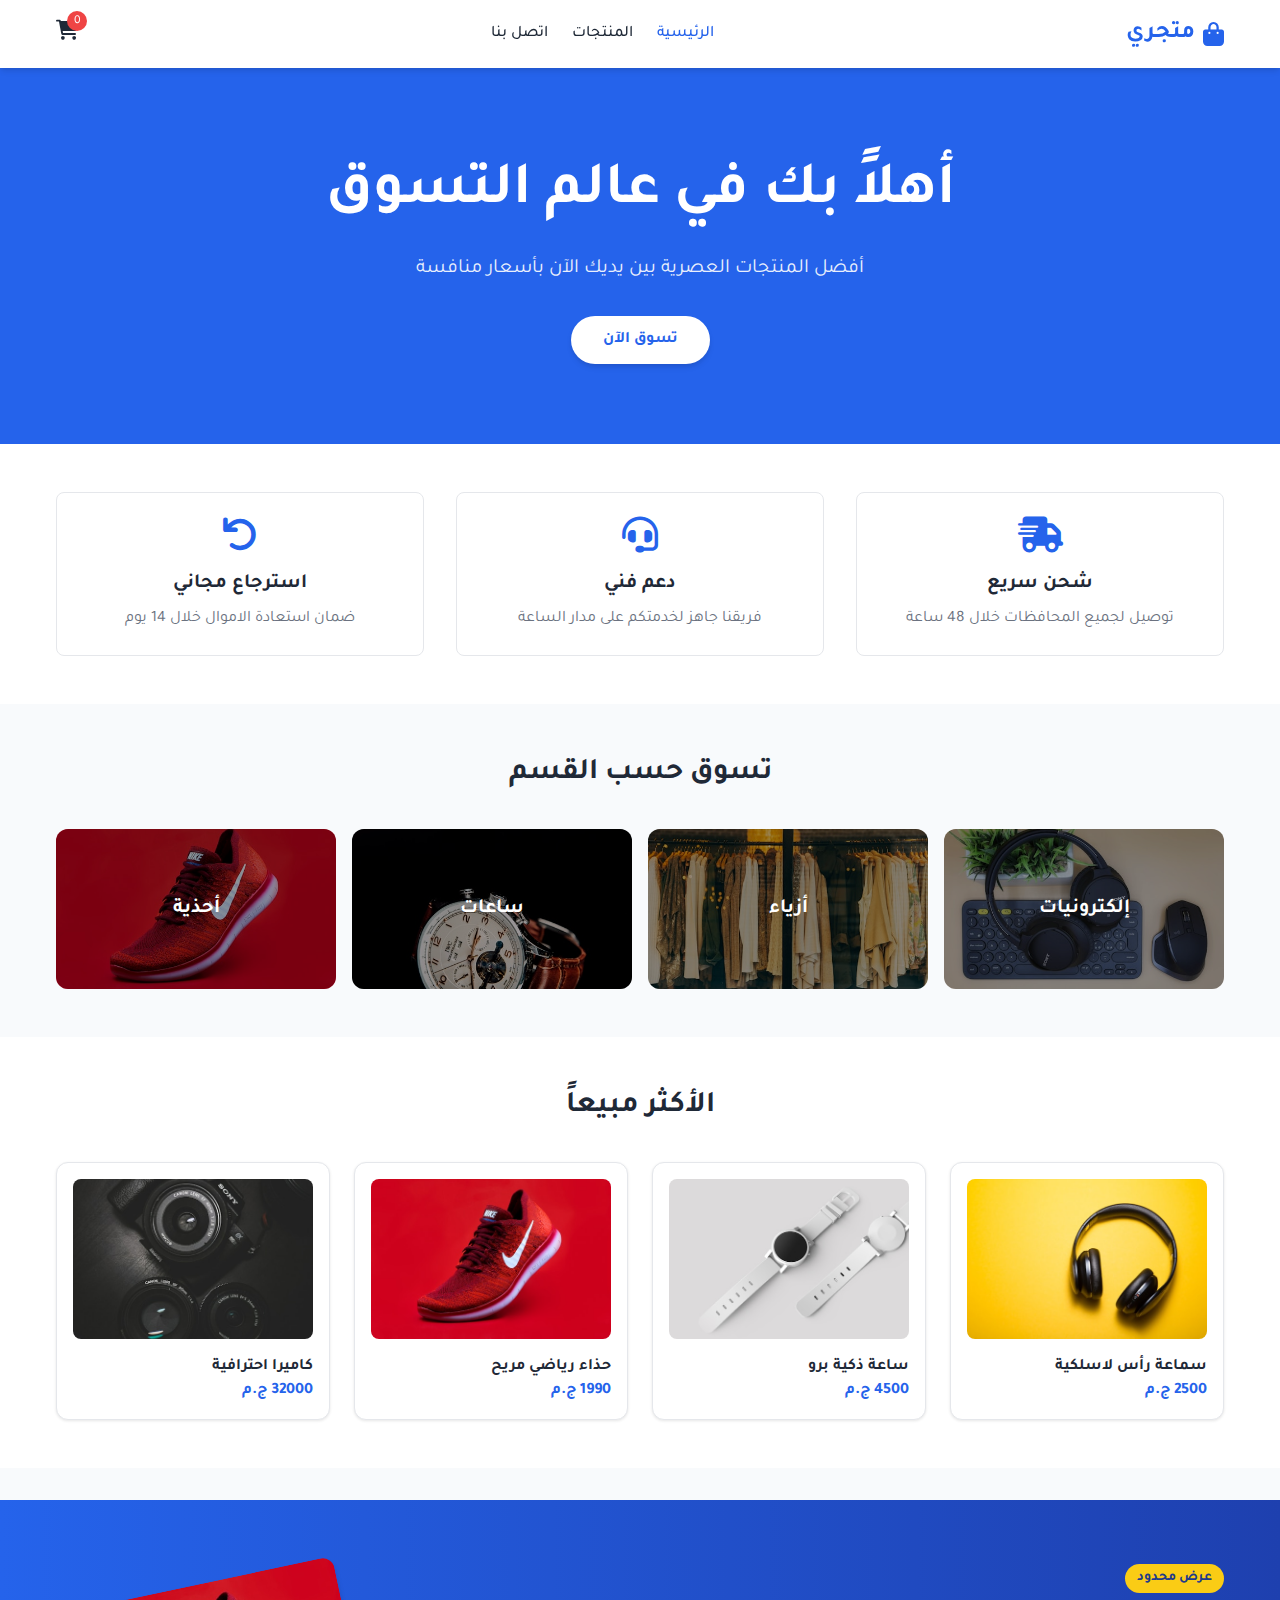
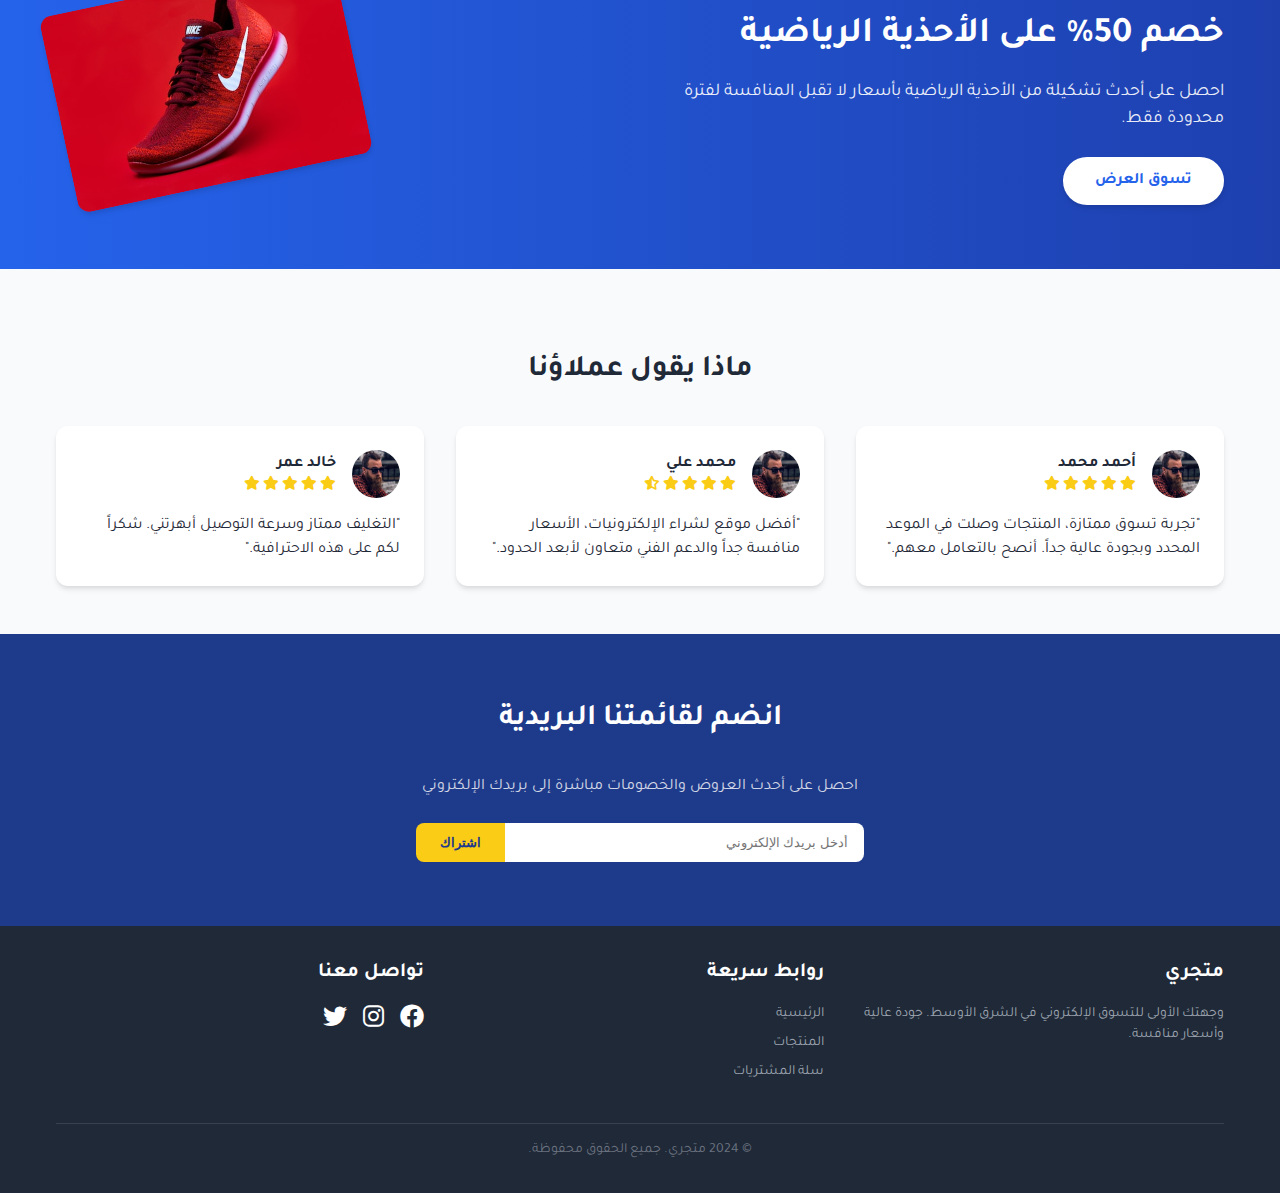
<file: index.html>
<!DOCTYPE html>
<html lang="ar" dir="rtl">
  <head>
    <meta charset="UTF-8" />
    <meta name="viewport" content="width=device-width, initial-scale=1.0" />
    <title>متجري - الرئيسية</title>
    <link
      href="https://fonts.googleapis.com/css2?family=Tajawal:wght@300;400;500;700;800&display=swap"
      rel="stylesheet"
    />
    <link
      rel="stylesheet"
      href="https://cdnjs.cloudflare.com/ajax/libs/font-awesome/6.0.0/css/all.min.css"
    />
    <link rel="stylesheet" href="style.css" />
  </head>
  <body>
    <nav class="navbar">
      <div class="container nav-container">
        <a href="index.html" class="logo">
          <i class="fas fa-shopping-bag"></i> متجري
        </a>
        <div class="nav-links">
          <a href="index.html" class="active">الرئيسية</a>
          <a href="products.html">المنتجات</a>
          <a href="contactus.html">اتصل بنا</a>
        </div>
        <a href="cart.html" class="cart-icon">
          <i class="fas fa-shopping-cart"></i>
          <span id="cart-count" class="cart-count">0</span>
        </a>
      </div>
      <div class="mobile-nav">
        <a href="index.html" class="active">الرئيسية</a>
        <a href="products.html">المنتجات</a>
        <a href="contactus.html">اتصل</a>
      </div>
    </nav>

    <main>
      <section class="hero">
        <div class="container hero-content">
          <h1>أهلاً بك في عالم التسوق</h1>
          <p>أفضل المنتجات العصرية بين يديك الآن بأسعار منافسة</p>
          <a href="products.html" class="btn btn-white">تسوق الآن</a>
        </div>
        <div class="hero-overlay"></div>
      </section>

      <section class="section bg-white">
        <div class="container">
          <div class="features-grid">
            <div class="feature-card">
              <i class="fas fa-shipping-fast"></i>
              <h3>شحن سريع</h3>
              <p>توصيل لجميع المحافظات خلال 48 ساعة</p>
            </div>
            <div class="feature-card">
              <i class="fas fa-headset"></i>
              <h3>دعم فني</h3>
              <p>فريقنا جاهز لخدمتكم على مدار الساعة</p>
            </div>
            <div class="feature-card">
              <i class="fas fa-undo"></i>
              <h3>استرجاع مجاني</h3>
              <p>ضمان استعادة الاموال خلال 14 يوم</p>
            </div>
          </div>
        </div>
      </section>

      <section class="section">
        <div class="container">
          <h2 class="section-title">تسوق حسب القسم</h2>
          <div class="categories-grid">
            <a href="products.html?cat=electronics" class="category-card">
              <img src="images/elctronics.jpg" alt="إلكترونيات" />
              <div class="category-overlay">
                <span>إلكترونيات</span>
              </div>
            </a>
            <a href="products.html?cat=fashion" class="category-card">
              <img src="images/clothes.jpg" alt="أزياء" />
              <div class="category-overlay">
                <span>أزياء</span>
              </div>
            </a>
            <a href="products.html?cat=watches" class="category-card">
              <img src="images/watches.jpg" alt="ساعات" />
              <div class="category-overlay">
                <span>ساعات</span>
              </div>
            </a>
            <a href="products.html?cat=shoes" class="category-card">
              <img src="images/shoes.jpg" alt="أحذية" />
              <div class="category-overlay">
                <span>أحذية</span>
              </div>
            </a>
          </div>
        </div>
      </section>

      <section class="section bg-white">
        <div class="container">
          <h2 class="section-title">الأكثر مبيعاً</h2>
          <div id="featured-products" class="products-grid"></div>
        </div>
      </section>

      <section class="promo-section">
        <div class="container promo-container">
          <div class="promo-content">
            <span class="promo-tag">عرض محدود</span>
            <h2 class="promo-title">خصم 50% على الأحذية الرياضية</h2>
            <p class="promo-desc">
              احصل على أحدث تشكيلة من الأحذية الرياضية بأسعار لا تقبل المنافسة
              لفترة محدودة فقط.
            </p>
            <a href="products.html?cat=shoes" class="btn btn-white">تسوق العرض</a>
          </div>
          <div class="promo-img">
            <img src="images/shoes.jpg" alt="حذاء رياضي" />
          </div>
        </div>
      </section>

      <section class="section">
        <div class="container">
          <h2 class="section-title">ماذا يقول عملاؤنا</h2>
          <div class="testimonials-grid">
            <div class="testimonial-card">
              <div class="testimonial-header">
                <img src="images/person.jpg" alt="عميل" />
                <div>
                  <h4>أحمد محمد</h4>
                  <div class="stars">
                    <i class="fas fa-star"></i>
                    <i class="fas fa-star"></i>
                    <i class="fas fa-star"></i>
                    <i class="fas fa-star"></i>
                    <i class="fas fa-star"></i>
                  </div>
                </div>
              </div>
              <p>
                "تجربة تسوق ممتازة، المنتجات وصلت في الموعد المحدد وبجودة عالية
                جداً. أنصح بالتعامل معهم."
              </p>
            </div>
            <div class="testimonial-card">
              <div class="testimonial-header">
                <img src="images/person.jpg" alt="عميل" />
                <div>
                  <h4>محمد علي</h4>
                  <div class="stars">
                    <i class="fas fa-star"></i>
                    <i class="fas fa-star"></i>
                    <i class="fas fa-star"></i>
                    <i class="fas fa-star"></i>
                    <i class="fas fa-star-half-alt"></i>
                  </div>
                </div>
              </div>
              <p>
                "أفضل موقع لشراء الإلكترونيات، الأسعار منافسة جداً والدعم الفني
                متعاون لأبعد الحدود."
              </p>
            </div>
            <div class="testimonial-card">
              <div class="testimonial-header">
                <img src="images/person.jpg" alt="عميل" />
                <div>
                  <h4>خالد عمر</h4>
                  <div class="stars">
                    <i class="fas fa-star"></i>
                    <i class="fas fa-star"></i>
                    <i class="fas fa-star"></i>
                    <i class="fas fa-star"></i>
                    <i class="fas fa-star"></i>
                  </div>
                </div>
              </div>
              <p>
                "التغليف ممتاز وسرعة التوصيل أبهرتني. شكراً لكم على هذه
                الاحترافية."
              </p>
            </div>
          </div>
        </div>
      </section>

      <section class="newsletter">
        <div class="container">
          <h2 class="section-title" style="color: white">انضم لقائمتنا البريدية</h2>
          <p style="margin-bottom: 1.5rem; opacity: 0.8">
            احصل على أحدث العروض والخصومات مباشرة إلى بريدك الإلكتروني
          </p>
          <div class="newsletter-form">
            <input
              type="email"
              placeholder="أدخل بريدك الإلكتروني"
              class="newsletter-input"
            />
            <button class="newsletter-btn">اشتراك</button>
          </div>
        </div>
      </section>
    </main>

    <footer class="footer">
      <div class="container">
        <div class="footer-grid">
          <div>
            <h4>متجري</h4>
            <p>
              وجهتك الأولى للتسوق الإلكتروني في الشرق الأوسط. جودة عالية وأسعار
              منافسة.
            </p>
          </div>
          <div>
            <h4>روابط سريعة</h4>
            <ul>
              <li><a href="index.html">الرئيسية</a></li>
              <li><a href="products.html">المنتجات</a></li>
              <li><a href="cart.html">سلة المشتريات</a></li>
            </ul>
          </div>
          <div>
            <h4>تواصل معنا</h4>
            <div class="social-links">
              <a href="#" class="fb"><i class="fab fa-facebook"></i></a>
              <a href="#" class="in"><i class="fab fa-instagram"></i></a>
              <a href="#" class="tw"><i class="fab fa-twitter"></i></a>
            </div>
          </div>
        </div>
        <div class="copyright">
          &copy; 2024 متجري. جميع الحقوق محفوظة.
        </div>
      </div>
    </footer>

    <script src="script.js"></script>
  </body>
</html>
</file>
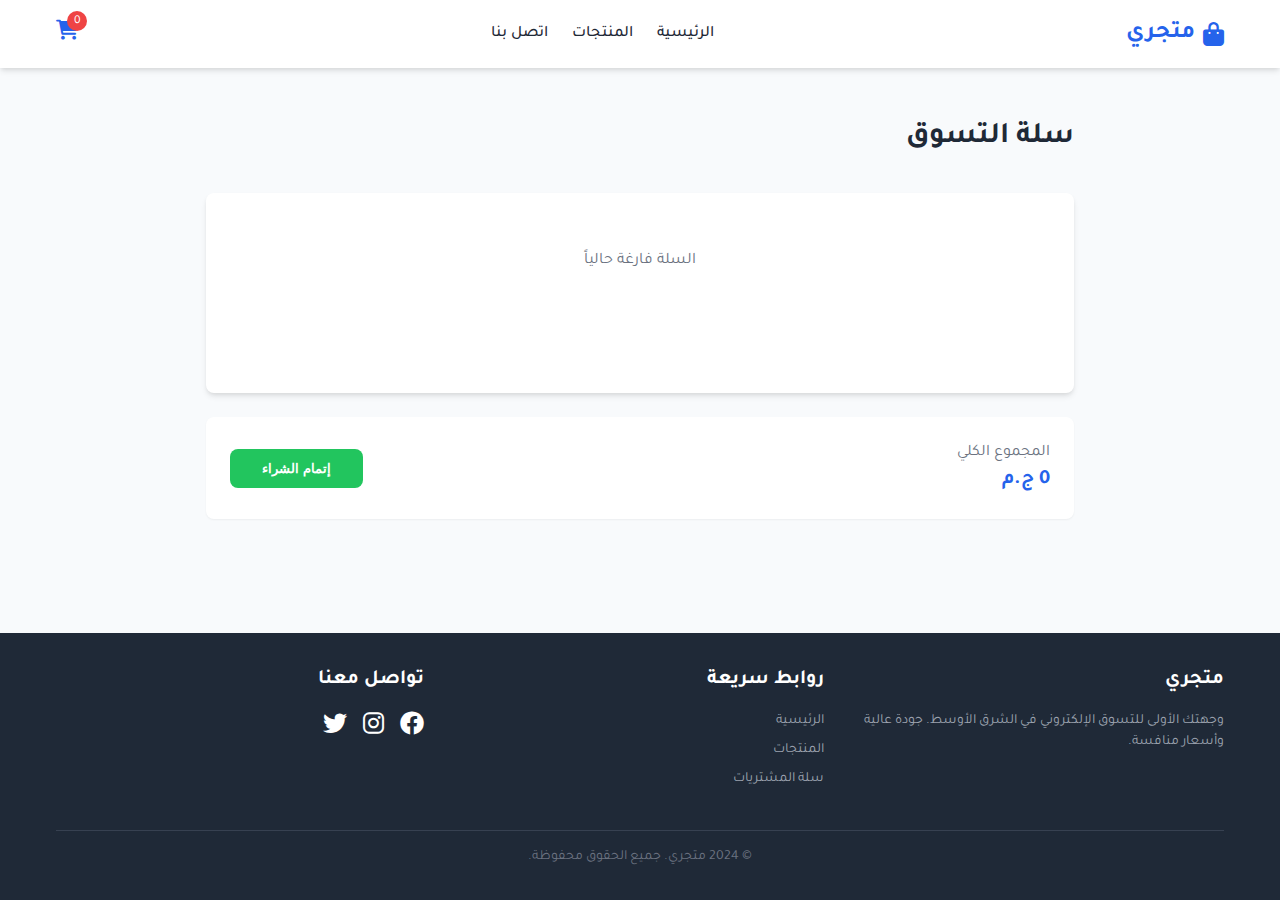
<file: cart.html>
<!DOCTYPE html>
<html lang="ar" dir="rtl">
  <head>
    <meta charset="UTF-8" />
    <meta name="viewport" content="width=device-width, initial-scale=1.0" />
    <title>متجري - السلة</title>
    <link
      href="https://fonts.googleapis.com/css2?family=Tajawal:wght@300;400;500;700;800&display=swap"
      rel="stylesheet"
    />
    <link
      rel="stylesheet"
      href="https://cdnjs.cloudflare.com/ajax/libs/font-awesome/6.0.0/css/all.min.css"
    />
    <link rel="stylesheet" href="style.css" />
  </head>
  <body>
    <nav class="navbar">
      <div class="container nav-container">
        <a href="index.html" class="logo">
          <i class="fas fa-shopping-bag"></i> متجري
        </a>
        <div class="nav-links">
          <a href="index.html">الرئيسية</a>
          <a href="products.html">المنتجات</a>
          <a href="contactus.html">اتصل بنا</a>
        </div>
        <a
          href="cart.html"
          class="cart-icon"
          style="color: var(--primary-color)"
        >
          <i class="fas fa-shopping-cart"></i>
          <span id="cart-count" class="cart-count">0</span>
        </a>
      </div>
      <div class="mobile-nav">
        <a href="index.html">الرئيسية</a>
        <a href="products.html">المنتجات</a>
        <a href="contactus.html">اتصل</a>
      </div>
    </nav>

    <main class="section">
      <div class="container" style="max-width: 900px">
        <h2 class="section-title" style="text-align: right">سلة التسوق</h2>
        <div
          id="cart-items"
          style="
            background: white;
            border-radius: 0.5rem;
            padding: 1rem;
            margin-bottom: 1.5rem;
            min-height: 200px;
            box-shadow: var(--shadow);
          "
        ></div>

        <div class="cart-summary">
          <div>
            <p style="color: var(--text-light)">المجموع الكلي</p>
            <p id="cart-total" class="price">0 ج.م</p>
          </div>
          <button
            onclick="checkout()"
            class="btn btn-success"
            style="
              padding: 0.75rem 2rem;
              border-radius: 0.5rem;
              font-weight: 700;
              border: none;
              cursor: pointer;
            "
          >
            إتمام الشراء
          </button>
        </div>
      </div>
    </main>

    <footer class="footer">
      <div class="container">
        <div class="footer-grid">
          <div>
            <h4>متجري</h4>
            <p>
              وجهتك الأولى للتسوق الإلكتروني في الشرق الأوسط. جودة عالية وأسعار
              منافسة.
            </p>
          </div>
          <div>
            <h4>روابط سريعة</h4>
            <ul>
              <li><a href="index.html">الرئيسية</a></li>
              <li><a href="products.html">المنتجات</a></li>
              <li><a href="cart.html">سلة المشتريات</a></li>
            </ul>
          </div>
          <div>
            <h4>تواصل معنا</h4>
            <div class="social-links">
              <a href="#" class="fb"><i class="fab fa-facebook"></i></a>
              <a href="#" class="in"><i class="fab fa-instagram"></i></a>
              <a href="#" class="tw"><i class="fab fa-twitter"></i></a>
            </div>
          </div>
        </div>
        <div class="copyright">&copy; 2024 متجري. جميع الحقوق محفوظة.</div>
      </div>
    </footer>

    <script src="script.js"></script>
  </body>
</html>
</file>
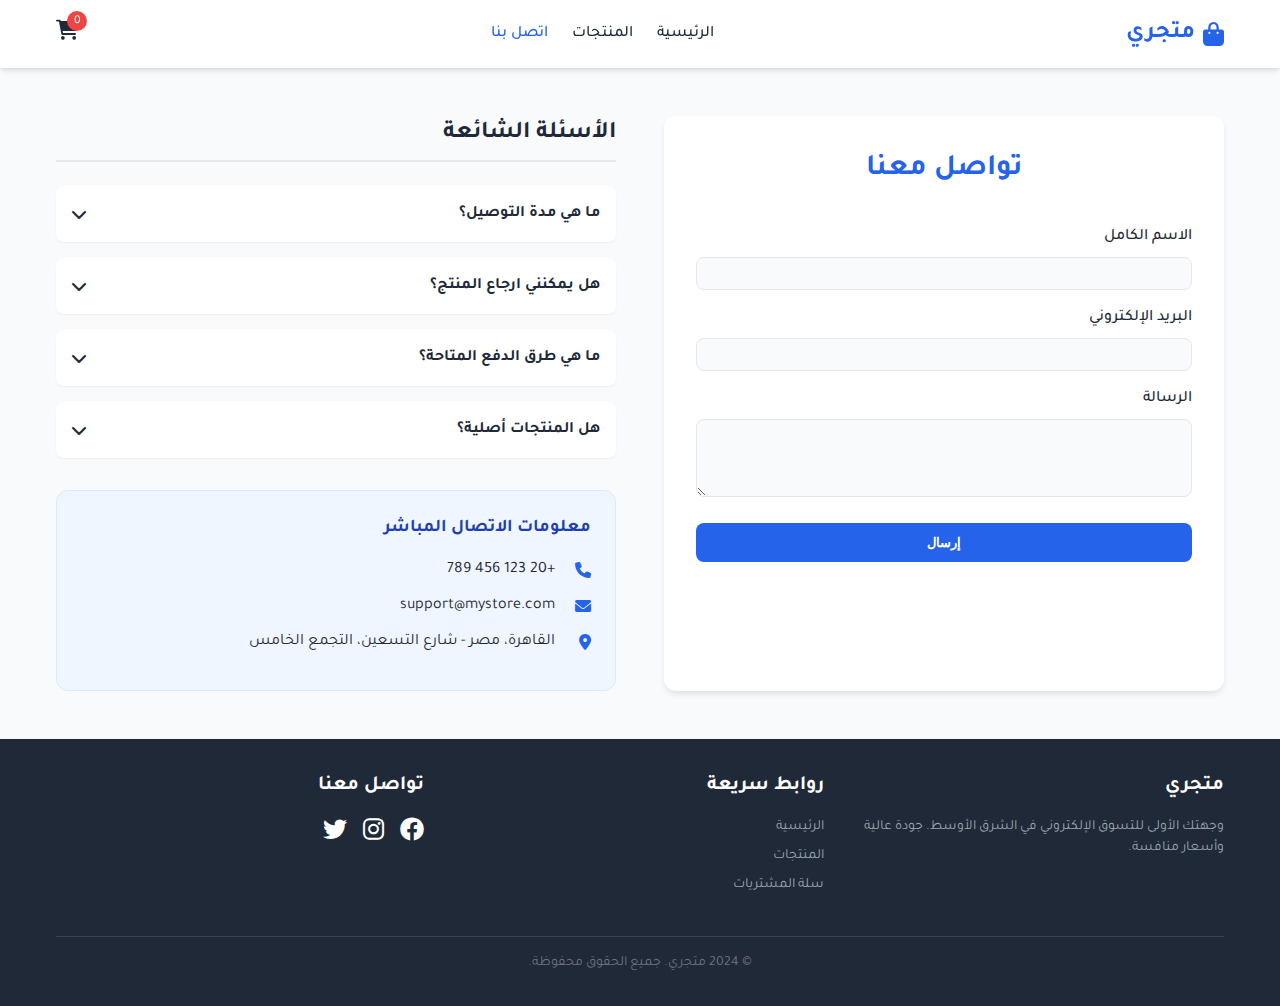
<file: contactus.html>
<!DOCTYPE html>
<html lang="ar" dir="rtl">
  <head>
    <meta charset="UTF-8" />
    <meta name="viewport" content="width=device-width, initial-scale=1.0" />
    <title>متجري - اتصل بنا</title>
    <link
      href="https://fonts.googleapis.com/css2?family=Tajawal:wght@300;400;500;700;800&display=swap"
      rel="stylesheet"
    />
    <link
      rel="stylesheet"
      href="https://cdnjs.cloudflare.com/ajax/libs/font-awesome/6.0.0/css/all.min.css"
    />
    <link rel="stylesheet" href="style.css" />
  </head>
  <body>
    <nav class="navbar">
      <div class="container nav-container">
        <a href="index.html" class="logo">
          <i class="fas fa-shopping-bag"></i> متجري
        </a>
        <div class="nav-links">
          <a href="index.html">الرئيسية</a>
          <a href="products.html">المنتجات</a>
          <a href="contactus.html" class="active">اتصل بنا</a>
        </div>
        <a href="cart.html" class="cart-icon">
          <i class="fas fa-shopping-cart"></i>
          <span id="cart-count" class="cart-count">0</span>
        </a>
      </div>
      <div class="mobile-nav">
        <a href="index.html">الرئيسية</a>
        <a href="products.html">المنتجات</a>
        <a href="contactus.html" class="active">اتصل</a>
      </div>
    </nav>

    <main class="section">
      <div class="container">
        <div class="contact-grid">
          <div class="contact-form-card">
            <h2 class="section-title" style="color: var(--primary-color)">
              تواصل معنا
            </h2>
            <form
              onsubmit="event.preventDefault(); alert('تم إرسال رسالتك بنجاح!'); window.location.href='index.html';"
            >
              <div class="form-group">
                <label class="form-label">الاسم الكامل</label>
                <input type="text" required class="form-input" />
              </div>
              <div class="form-group">
                <label class="form-label">البريد الإلكتروني</label>
                <input type="email" required class="form-input" />
              </div>
              <div class="form-group">
                <label class="form-label">الرسالة</label>
                <textarea rows="4" required class="form-input"></textarea>
              </div>
              <button type="submit" class="form-btn">إرسال</button>
            </form>
          </div>

          <div>
            <h3
              class="section-title"
              style="
                font-size: 1.5rem;
                text-align: right;
                border-bottom: 2px solid #e5e7eb;
                padding-bottom: 0.5rem;
                margin-bottom: 1.5rem;
              "
            >
              الأسئلة الشائعة
            </h3>
            <div>
              <details class="faq-item">
                <summary>
                  ما هي مدة التوصيل؟
                  <i class="fas fa-chevron-down"></i>
                </summary>
                <p>
                  يستغرق التوصيل عادةً من 2 إلى 4 أيام عمل داخل المدن الرئيسية،
                  ومن 3 إلى 7 أيام في المناطق النائية.
                </p>
              </details>
              <details class="faq-item">
                <summary>
                  هل يمكنني ارجاع المنتج؟
                  <i class="fas fa-chevron-down"></i>
                </summary>
                <p>
                  نعم، يمكنك إرجاع المنتج خلال 14 يوم من تاريخ الاستلام بشرط أن
                  يكون في حالته الأصلية وغير مستخدم.
                </p>
              </details>
              <details class="faq-item">
                <summary>
                  ما هي طرق الدفع المتاحة؟
                  <i class="fas fa-chevron-down"></i>
                </summary>
                <p>
                  نقبل الدفع عند الاستلام، البطاقات الائتمانية (فيزا/ماستركارد)،
                  والمحافظ الإلكترونية.
                </p>
              </details>
              <details class="faq-item">
                <summary>
                  هل المنتجات أصلية؟
                  <i class="fas fa-chevron-down"></i>
                </summary>
                <p>
                  جميع منتجاتنا أصلية 100% ونضمن جودتها، ولدينا ضمان وكيل على
                  الأجهزة الإلكترونية.
                </p>
              </details>
            </div>

            <div class="contact-info">
              <h3
                style="
                  font-weight: 700;
                  font-size: 1.125rem;
                  margin-bottom: 1rem;
                  color: #1e40af;
                "
              >
                معلومات الاتصال المباشر
              </h3>
              <ul>
                <li>
                  <i class="fas fa-phone"></i>
                  <span>+20 123 456 789</span>
                </li>
                <li>
                  <i class="fas fa-envelope"></i>
                  <span>support@mystore.com</span>
                </li>
                <li>
                  <i class="fas fa-map-marker-alt"></i>
                  <span>القاهرة، مصر - شارع التسعين، التجمع الخامس</span>
                </li>
              </ul>
            </div>
          </div>
        </div>
      </div>
    </main>

    <footer class="footer">
      <div class="container">
        <div class="footer-grid">
          <div>
            <h4>متجري</h4>
            <p>
              وجهتك الأولى للتسوق الإلكتروني في الشرق الأوسط. جودة عالية وأسعار
              منافسة.
            </p>
          </div>
          <div>
            <h4>روابط سريعة</h4>
            <ul>
              <li><a href="index.html">الرئيسية</a></li>
              <li><a href="products.html">المنتجات</a></li>
              <li><a href="cart.html">سلة المشتريات</a></li>
            </ul>
          </div>
          <div>
            <h4>تواصل معنا</h4>
            <div class="social-links">
              <a href="#" class="fb"><i class="fab fa-facebook"></i></a>
              <a href="#" class="in"><i class="fab fa-instagram"></i></a>
              <a href="#" class="tw"><i class="fab fa-twitter"></i></a>
            </div>
          </div>
        </div>
        <div class="copyright">&copy; 2024 متجري. جميع الحقوق محفوظة.</div>
      </div>
    </footer>

    <script src="script.js"></script>
  </body>
</html>
</file>
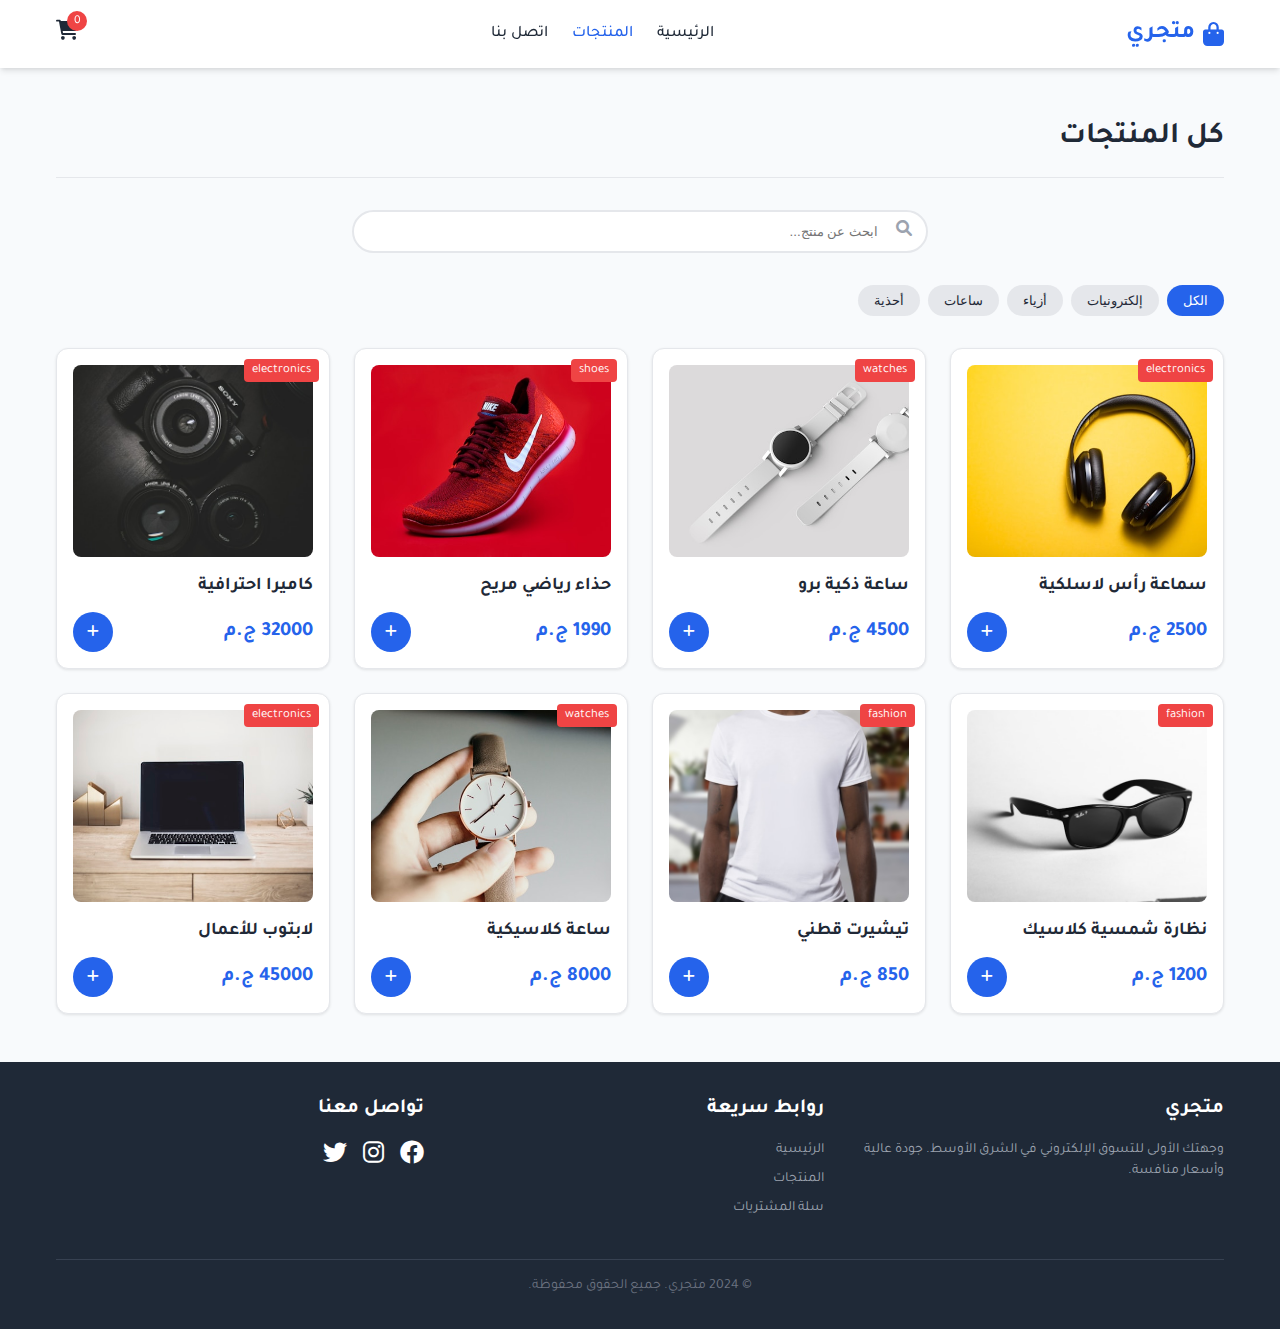
<file: products.html>
<!DOCTYPE html>
<html lang="ar" dir="rtl">
  <head>
    <meta charset="UTF-8" />
    <meta name="viewport" content="width=device-width, initial-scale=1.0" />
    <title>متجري - المنتجات</title>
    <link
      href="https://fonts.googleapis.com/css2?family=Tajawal:wght@300;400;500;700;800&display=swap"
      rel="stylesheet"
    />
    <link
      rel="stylesheet"
      href="https://cdnjs.cloudflare.com/ajax/libs/font-awesome/6.0.0/css/all.min.css"
    />
    <link rel="stylesheet" href="style.css" />
  </head>
  <body>
    <nav class="navbar">
      <div class="container nav-container">
        <a href="index.html" class="logo">
          <i class="fas fa-shopping-bag"></i> متجري
        </a>
        <div class="nav-links">
          <a href="index.html">الرئيسية</a>
          <a href="products.html" class="active">المنتجات</a>
          <a href="contactus.html">اتصل بنا</a>
        </div>
        <a href="cart.html" class="cart-icon">
          <i class="fas fa-shopping-cart"></i>
          <span id="cart-count" class="cart-count">0</span>
        </a>
      </div>
      <div class="mobile-nav">
        <a href="index.html">الرئيسية</a>
        <a href="products.html" class="active">المنتجات</a>
        <a href="contactus.html">اتصل</a>
      </div>
    </nav>

    <main class="section">
      <div class="container">
        <h2 class="section-title" style="text-align: right; border-bottom: 1px solid #e5e7eb; padding-bottom: 1rem;">كل المنتجات</h2>

        <div class="search-container">
          <input
            type="text"
            id="search-input"
            placeholder="ابحث عن منتج..."
            class="search-input"
          />
          <div class="search-icon">
            <i class="fas fa-search"></i>
          </div>
        </div>

        <div class="filter-container">
          <button
            onclick="filterProducts('all')"
            class="filter-btn active-filter"
            data-cat="all"
          >
            الكل
          </button>
          <button
            onclick="filterProducts('electronics')"
            class="filter-btn"
            data-cat="electronics"
          >
            إلكترونيات
          </button>
          <button
            onclick="filterProducts('fashion')"
            class="filter-btn"
            data-cat="fashion"
          >
            أزياء
          </button>
          <button
            onclick="filterProducts('watches')"
            class="filter-btn"
            data-cat="watches"
          >
            ساعات
          </button>
          <button
            onclick="filterProducts('shoes')"
            class="filter-btn"
            data-cat="shoes"
          >
            أحذية
          </button>
        </div>

        <div id="products-grid" class="products-grid"></div>
      </div>
    </main>

    <footer class="footer">
      <div class="container">
        <div class="footer-grid">
          <div>
            <h4>متجري</h4>
            <p>
              وجهتك الأولى للتسوق الإلكتروني في الشرق الأوسط. جودة عالية وأسعار
              منافسة.
            </p>
          </div>
          <div>
            <h4>روابط سريعة</h4>
            <ul>
              <li><a href="index.html">الرئيسية</a></li>
              <li><a href="products.html">المنتجات</a></li>
              <li><a href="cart.html">سلة المشتريات</a></li>
            </ul>
          </div>
          <div>
            <h4>تواصل معنا</h4>
            <div class="social-links">
              <a href="#" class="fb"><i class="fab fa-facebook"></i></a>
              <a href="#" class="in"><i class="fab fa-instagram"></i></a>
              <a href="#" class="tw"><i class="fab fa-twitter"></i></a>
            </div>
          </div>
        </div>
        <div class="copyright">
          &copy; 2024 متجري. جميع الحقوق محفوظة.
        </div>
      </div>
    </footer>

    <script src="script.js"></script>
  </body>
</html>
</file>
<file: style.css>
@import url('https://fonts.googleapis.com/css2?family=Tajawal:wght@300;400;500;700;800&display=swap');

:root {
    --primary-color: #2563eb;
    --primary-dark: #1d4ed8;
    --text-color: #1f2937;
    --text-light: #6b7280;
    --bg-light: #f8fafc;
    --white: #ffffff;
    --red: #ef4444;
    --yellow: #facc15;
    --shadow: 0 4px 6px -1px rgba(0, 0, 0, 0.1), 0 2px 4px -1px rgba(0, 0, 0, 0.06);
}

* {
    box-sizing: border-box;
    margin: 0;
    padding: 0;
}

body {
    font-family: "Tajawal", sans-serif;
    background-color: var(--bg-light);
    color: var(--text-color);
    line-height: 1.5;
    display: flex;
    flex-direction: column;
    min-height: 100vh;
}

a {
    text-decoration: none;
    color: inherit;
    transition: color 0.3s;
}

ul {
    list-style: none;
}

img {
    max-width: 100%;
    display: block;
}

.container {
    width: 100%;
    max-width: 1200px;
    margin: 0 auto;
    padding: 0 1rem;
}

.navbar {
    background-color: var(--white);
    box-shadow: var(--shadow);
    position: sticky;
    top: 0;
    z-index: 50;
}

.nav-container {
    display: flex;
    justify-content: space-between;
    align-items: center;
    padding: 1rem;
}

.logo {
    font-size: 1.5rem;
    font-weight: 700;
    color: var(--primary-color);
    display: flex;
    align-items: center;
    gap: 0.5rem;
}

.nav-links {
    display: none;
    gap: 1.5rem;
}

.nav-links a {
    font-weight: 500;
}

.nav-links a:hover, .nav-links a.active {
    color: var(--primary-color);
}

.cart-icon {
    position: relative;
    font-size: 1.25rem;
}

.cart-icon:hover {
    color: var(--primary-color);
}

.cart-count {
    position: absolute;
    top: -8px;
    right: -8px;
    background-color: var(--red);
    color: var(--white);
    font-size: 0.75rem;
    width: 20px;
    height: 20px;
    border-radius: 50%;
    display: flex;
    align-items: center;
    justify-content: center;
}

.mobile-nav {
    display: flex;
    justify-content: center;
    gap: 1rem;
    padding: 0.5rem;
    border-top: 1px solid #e5e7eb;
    background-color: #f9fafb;
}

.mobile-nav a {
    font-size: 0.875rem;
}

.hero {
    background-color: var(--primary-color);
    color: var(--white);
    padding: 5rem 1rem;
    text-align: center;
    position: relative;
    overflow: hidden;
}

.hero-content {
    position: relative;
    z-index: 10;
}

.hero h1 {
    font-size: 2.5rem;
    font-weight: 700;
    margin-bottom: 1rem;
}

.hero p {
    font-size: 1.25rem;
    opacity: 0.9;
    margin-bottom: 2rem;
}

.btn {
    display: inline-block;
    padding: 0.75rem 2rem;
    border-radius: 9999px;
    font-weight: 700;
    transition: all 0.3s;
    cursor: pointer;
    border: none;
}

.btn-white {
    background-color: var(--white);
    color: var(--primary-color);
    box-shadow: var(--shadow);
}

.btn-white:hover {
    background-color: #f3f4f6;
}

.btn-primary {
    background-color: var(--primary-color);
    color: var(--white);
}

.btn-primary:hover {
    background-color: var(--primary-dark);
}

.hero-overlay {
    position: absolute;
    top: 0;
    left: 0;
    width: 100%;
    height: 100%;
    opacity: 0.1;
    background-image: url('https://www.transparenttextures.com/patterns/cubes.png');
}

.section {
    padding: 3rem 0;
}

.bg-white {
    background-color: var(--white);
}

.features-grid {
    display: grid;
    grid-template-columns: 1fr;
    gap: 2rem;
    text-align: center;
}

.feature-card {
    padding: 1.5rem;
    border: 1px solid #e5e7eb;
    border-radius: 0.5rem;
    transition: border-color 0.3s;
}

.feature-card:hover {
    border-color: var(--primary-color);
}

.feature-card i {
    font-size: 2.25rem;
    color: var(--primary-color);
    margin-bottom: 1rem;
}

.feature-card h3 {
    font-size: 1.25rem;
    font-weight: 700;
    margin-bottom: 0.5rem;
}

.feature-card p {
    color: var(--text-light);
}

.section-title {
    font-size: 1.875rem;
    font-weight: 700;
    text-align: center;
    margin-bottom: 2rem;
}

.categories-grid {
    display: grid;
    grid-template-columns: repeat(2, 1fr);
    gap: 1rem;
}

.category-card {
    position: relative;
    height: 10rem;
    border-radius: 0.75rem;
    overflow: hidden;
    display: block;
}

.category-card img {
    width: 100%;
    height: 100%;
    object-fit: cover;
    transition: transform 0.5s;
}

.category-card:hover img {
    transform: scale(1.1);
}

.category-overlay {
    position: absolute;
    inset: 0;
    background-color: rgba(0, 0, 0, 0.4);
    display: flex;
    align-items: center;
    justify-content: center;
}

.category-overlay span {
    color: var(--white);
    font-weight: 700;
    font-size: 1.25rem;
}

.products-grid {
    display: grid;
    grid-template-columns: 1fr;
    gap: 1.5rem;
}

.product-card {
    background-color: var(--white);
    border-radius: 0.75rem;
    box-shadow: 0 1px 3px 0 rgba(0, 0, 0, 0.1);
    border: 1px solid #e5e7eb;
    padding: 1rem;
    position: relative;
    transition: transform 0.3s, box-shadow 0.3s;
}

.product-card:hover {
    transform: translateY(-5px);
    box-shadow: 0 10px 20px rgba(0, 0, 0, 0.1);
}

.product-img {
    height: 12rem;
    background-color: #f3f4f6;
    border-radius: 0.5rem;
    margin-bottom: 1rem;
    overflow: hidden;
}

.product-img img {
    width: 100%;
    height: 100%;
    object-fit: cover;
    transition: transform 0.5s;
}

.product-card:hover .product-img img {
    transform: scale(1.05);
}

.badge {
    position: absolute;
    top: 10px;
    right: 10px;
    background-color: var(--red);
    color: var(--white);
    padding: 2px 8px;
    border-radius: 4px;
    font-size: 0.8rem;
}

.product-title {
    font-weight: 700;
    font-size: 1.125rem;
    margin-bottom: 0.25rem;
}

.product-footer {
    display: flex;
    justify-content: space-between;
    align-items: center;
    margin-top: 0.75rem;
}

.price {
    color: var(--primary-color);
    font-weight: 700;
    font-size: 1.25rem;
}

.btn-icon {
    background-color: var(--primary-color);
    color: var(--white);
    width: 2.5rem;
    height: 2.5rem;
    border-radius: 50%;
    display: flex;
    align-items: center;
    justify-content: center;
    border: none;
    cursor: pointer;
    transition: background-color 0.3s;
}

.btn-icon:hover {
    background-color: var(--primary-dark);
}

.promo-section {
    background: linear-gradient(to left, #1e40af, #2563eb);
    color: var(--white);
    padding: 4rem 1rem;
    margin: 2rem 0;
}

.promo-container {
    display: flex;
    flex-direction: column;
    align-items: center;
    gap: 2rem;
}

.promo-content {
    text-align: center;
}

.promo-tag {
    background-color: var(--yellow);
    color: #1e3a8a;
    padding: 0.25rem 0.75rem;
    border-radius: 9999px;
    font-size: 0.875rem;
    font-weight: 700;
    display: inline-block;
    margin-bottom: 1rem;
}

.promo-title {
    font-size: 2.25rem;
    font-weight: 700;
    margin-bottom: 1rem;
}

.promo-desc {
    font-size: 1.125rem;
    opacity: 0.9;
    margin-bottom: 1.5rem;
}

.promo-img img {
    border-radius: 0.75rem;
    box-shadow: var(--shadow);
    transform: rotate(-12deg);
    transition: transform 0.5s;
    max-width: 300px;
}

.promo-img img:hover {
    transform: rotate(0);
}

.testimonials-grid {
    display: grid;
    grid-template-columns: 1fr;
    gap: 2rem;
}

.testimonial-card {
    background-color: var(--white);
    padding: 1.5rem;
    border-radius: 0.75rem;
    box-shadow: var(--shadow);
}

.testimonial-header {
    display: flex;
    align-items: center;
    margin-bottom: 1rem;
}

.testimonial-header img {
    width: 3rem;
    height: 3rem;
    border-radius: 50%;
    margin-left: 1rem;
}

.stars {
    color: var(--yellow);
    font-size: 0.875rem;
}

.newsletter {
    background-color: #1e3a8a;
    color: var(--white);
    padding: 4rem 1rem;
    text-align: center;
}

.newsletter-form {
    display: flex;
    max-width: 28rem;
    margin: 0 auto;
}

.newsletter-input {
    width: 100%;
    padding: 0.75rem 1rem;
    border-radius: 0 0.5rem 0.5rem 0;
    border: none;
    outline: none;
    color: var(--text-color);
}

.newsletter-btn {
    background-color: var(--yellow);
    color: #1e3a8a;
    font-weight: 700;
    padding: 0.75rem 1.5rem;
    border-radius: 0.5rem 0 0 0.5rem;
    border: none;
    cursor: pointer;
}

.newsletter-btn:hover {
    background-color: #fde047;
}

.footer {
    background-color: #1f2937;
    color: var(--white);
    padding: 2rem 1rem;
    margin-top: auto;
}

.footer-grid {
    display: grid;
    grid-template-columns: 1fr;
    gap: 2rem;
    text-align: center;
}

.footer h4 {
    font-size: 1.25rem;
    font-weight: 700;
    margin-bottom: 1rem;
}

.footer p, .footer ul {
    font-size: 0.875rem;
    color: #9ca3af;
}

.footer ul li {
    margin-bottom: 0.5rem;
}

.footer ul a:hover {
    color: var(--white);
}

.social-links {
    display: flex;
    justify-content: center;
    gap: 1rem;
}

.social-links a {
    font-size: 1.5rem;
}

.social-links .fb:hover { color: #60a5fa; }
.social-links .in:hover { color: #ec4899; }
.social-links .tw:hover { color: #93c5fd; }

.copyright {
    text-align: center;
    margin-top: 2rem;
    padding-top: 1rem;
    border-top: 1px solid #374151;
    font-size: 0.875rem;
    color: #6b7280;
}

.search-container {
    position: relative;
    max-width: 36rem;
    margin: 0 auto 2rem;
}

.search-input {
    width: 100%;
    padding: 0.75rem 3rem 0.75rem 1.25rem;
    border: 2px solid #e5e7eb;
    border-radius: 9999px;
    outline: none;
    transition: border-color 0.3s;
}

.search-input:focus {
    border-color: var(--primary-color);
}

.search-icon {
    position: absolute;
    top: 50%;
    right: 1rem;
    transform: translateY(-50%);
    color: #9ca3af;
}

.filter-container {
    display: flex;
    flex-wrap: wrap;
    gap: 0.5rem;
    margin-bottom: 2rem;
}

.filter-btn {
    padding: 0.5rem 1rem;
    border-radius: 9999px;
    border: none;
    cursor: pointer;
    background-color: #e5e7eb;
    color: var(--text-color);
    transition: all 0.3s;
}

.filter-btn:hover {
    background-color: #d1d5db;
}

.filter-btn.active-filter {
    background-color: var(--primary-color);
    color: var(--white);
}

.contact-grid {
    display: grid;
    grid-template-columns: 1fr;
    gap: 3rem;
}

.contact-form-card {
    background-color: var(--white);
    padding: 2rem;
    border-radius: 0.75rem;
    box-shadow: 0 4px 6px -1px rgba(0, 0, 0, 0.1);
}

.form-group {
    margin-bottom: 1rem;
}

.form-label {
    display: block;
    margin-bottom: 0.5rem;
    font-weight: 500;
}

.form-input {
    width: 100%;
    padding: 0.5rem 1rem;
    border: 1px solid #e5e7eb;
    border-radius: 0.5rem;
    background-color: #f9fafb;
    outline: none;
}

.form-input:focus {
    border-color: var(--primary-color);
}

.form-btn {
    width: 100%;
    background-color: var(--primary-color);
    color: var(--white);
    padding: 0.75rem;
    border: none;
    border-radius: 0.5rem;
    font-weight: 700;
    cursor: pointer;
}

.form-btn:hover {
    background-color: var(--primary-dark);
}

.faq-item {
    background-color: var(--white);
    border-radius: 0.5rem;
    box-shadow: 0 1px 2px 0 rgba(0, 0, 0, 0.05);
    margin-bottom: 1rem;
}

.faq-item summary {
    padding: 1rem;
    cursor: pointer;
    font-weight: 700;
    display: flex;
    justify-content: space-between;
    align-items: center;
}

.faq-item p {
    padding: 0 1rem 1rem;
    border-top: 1px solid #f3f4f6;
    margin-top: 0.5rem;
    padding-top: 0.75rem;
    font-size: 0.875rem;
}

.contact-info {
    margin-top: 2rem;
    background-color: #eff6ff;
    padding: 1.5rem;
    border-radius: 0.75rem;
    border: 1px solid #dbeafe;
}

.contact-info li {
    display: flex;
    align-items: center;
    margin-bottom: 0.75rem;
}

.contact-info i {
    color: var(--primary-color);
    margin-left: 0.75rem;
    width: 1.5rem;
}

.cart-item {
    display: flex;
    align-items: center;
    justify-content: space-between;
    border-bottom: 1px solid #e5e7eb;
    padding: 1rem 0;
}

.cart-item:last-child {
    border-bottom: none;
}

.cart-item-info {
    display: flex;
    align-items: center;
    gap: 1rem;
}

.cart-item-img {
    width: 4rem;
    height: 4rem;
    object-fit: cover;
    border-radius: 0.25rem;
}

.qty-control {
    display: flex;
    align-items: center;
    border: 1px solid #e5e7eb;
    border-radius: 0.25rem;
}

.qty-btn {
    padding: 0.25rem 0.5rem;
    background: none;
    border: none;
    cursor: pointer;
}

.qty-btn:hover {
    background-color: #f3f4f6;
}

.qty-val {
    padding: 0 0.5rem;
}

.remove-btn {
    color: var(--red);
    background: none;
    border: none;
    cursor: pointer;
}

.cart-summary {
    background-color: var(--white);
    padding: 1.5rem;
    border-radius: 0.5rem;
    box-shadow: 0 1px 2px 0 rgba(0, 0, 0, 0.05);
    display: flex;
    justify-content: space-between;
    align-items: center;
}

.btn-success {
    background-color: #22c55e;
    color: var(--white);
}

.btn-success:hover {
    background-color: #16a34a;
}

.fade-in {
    animation: fadeIn 0.5s ease-in-out;
    z-index: 100;
}

@keyframes fadeIn {
    from { opacity: 0; transform: translateY(10px); }
    to { opacity: 1; transform: translateY(0); }
}

@media (min-width: 768px) {
    .nav-links { display: flex; }
    .mobile-nav { display: none; }
    .hero h1 { font-size: 3.75rem; }
    .features-grid { grid-template-columns: repeat(3, 1fr); }
    .categories-grid { grid-template-columns: repeat(4, 1fr); }
    .products-grid { grid-template-columns: repeat(2, 1fr); }
    .promo-container { flex-direction: row; justify-content: space-between; text-align: right; }
    .promo-content { text-align: right; width: 50%; }
    .testimonials-grid { grid-template-columns: repeat(3, 1fr); }
    .footer-grid { grid-template-columns: repeat(3, 1fr); text-align: right; }
    .social-links { justify-content: flex-start; }
    .contact-grid { grid-template-columns: repeat(2, 1fr); }
    .products-grid { grid-template-columns: repeat(4, 1fr); }
}
</file>
